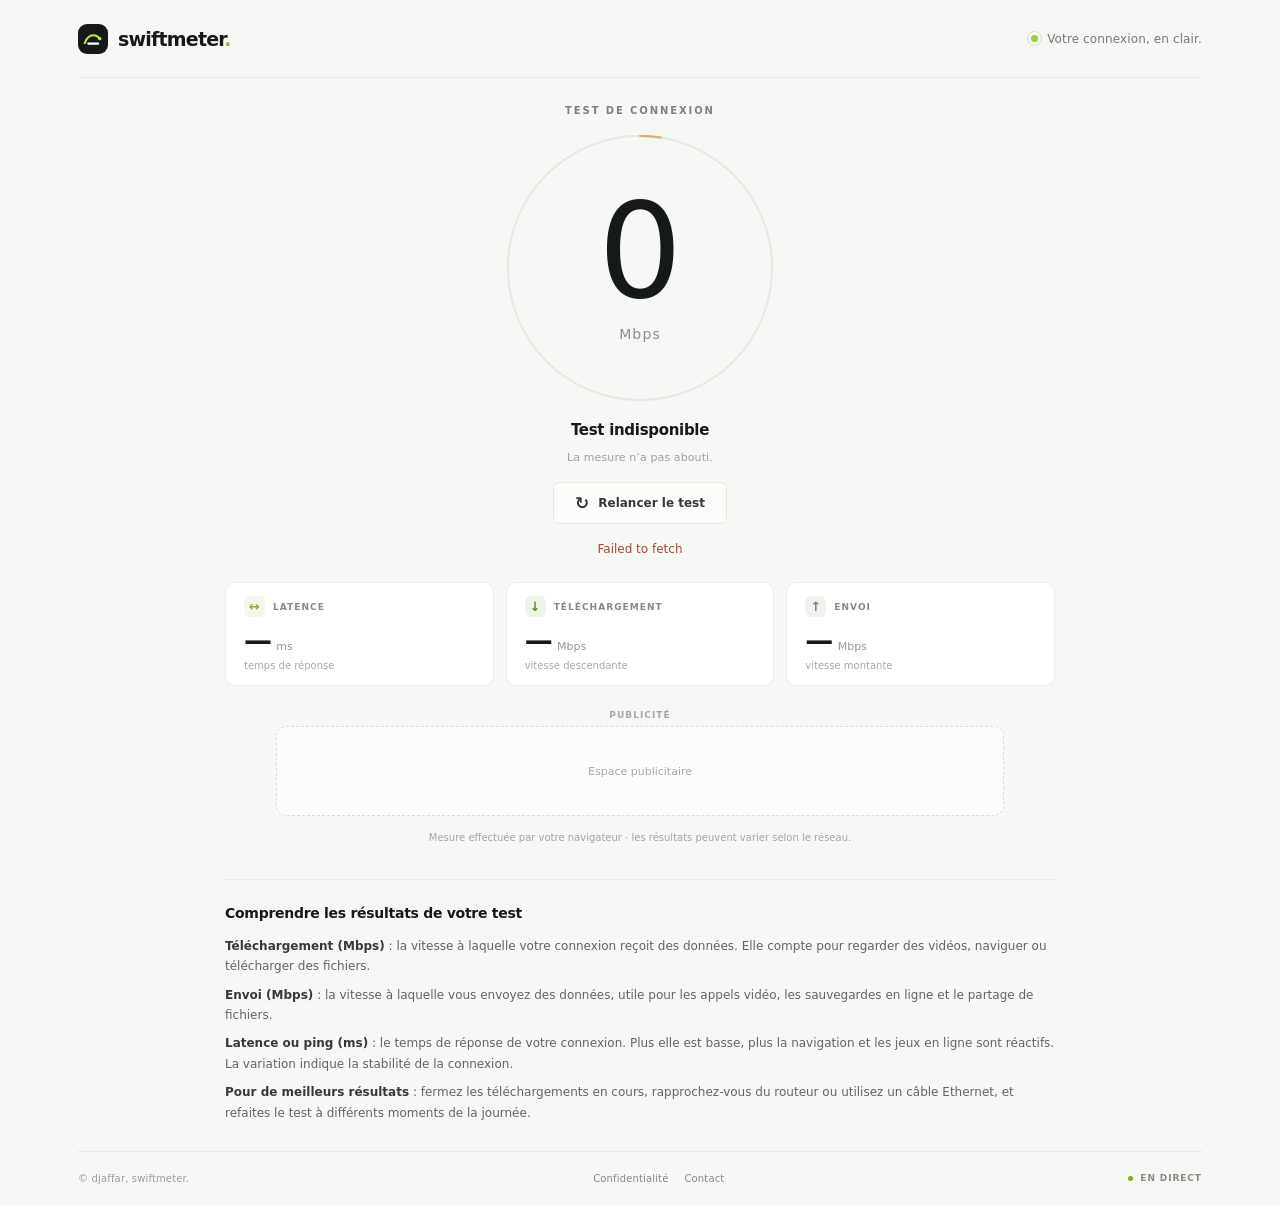
<file: index.html>
<!doctype html>
<html lang="fr">
  <head>
    <meta charset="UTF-8" />
    <meta name="viewport" content="width=device-width, initial-scale=1" />
    <meta name="theme-color" content="#f7f8f6" />
    <meta name="description" content="Mesurez simplement la vitesse de votre connexion Internet, votre latence et votre débit montant." />
    <title>Swiftmeter — Test de connexion</title>
    <link rel="icon" type="image/svg+xml" href="mark.svg" />
    <link rel="stylesheet" href="styles.css" />
    <script src="app.js" defer></script>
  </head>
  <body>
    <div class="page-shell">
      <header class="topbar">
        <a class="wordmark" href="/" aria-label="Swiftmeter, accueil">
          <img class="wordmark-icon" src="mark.svg" alt="" width="30" height="30" />
          <span>swiftmeter<span class="wordmark-period">.</span></span>
        </a>
        <div class="top-note"><span class="live-dot" aria-hidden="true"></span><span>Votre connexion, en clair.</span></div>
      </header>

      <main class="main-content">
        <section class="measurement" aria-labelledby="page-title">
          <p class="eyebrow" id="page-title">TEST DE CONNEXION</p>

          <div class="speedometer" aria-label="Indicateur de vitesse en direct">
            <svg class="speed-ring" viewBox="0 0 316 316" aria-hidden="true">
              <circle class="ring-track" cx="158" cy="158" r="148" />
              <circle class="ring-progress" id="ring-progress" cx="158" cy="158" r="148" />
            </svg>
            <div class="speed-readout" aria-live="polite" aria-atomic="true">
              <span class="speed-value" id="speed-value">0</span>
              <span class="speed-unit">Mbps</span>
            </div>
          </div>

          <p class="phase-label" id="phase-label" aria-live="polite">Préparation du test…</p>
          <p class="status-note" id="status-note">Mesure réelle · aucun historique sauvegardé</p>
          <button class="test-button" id="test-button" type="button" aria-label="Relancer le test de connexion">
            <span class="button-icon" aria-hidden="true">↻</span>
            <span id="button-label">Relancer le test</span>
          </button>
          <p class="error-message" id="error-message" role="alert" hidden></p>
        </section>

        <section class="results" aria-label="Résultats du test">
          <div class="result-card result-ping">
            <div class="result-topline"><span class="result-symbol" aria-hidden="true">↔</span><span class="result-label">LATENCE</span></div>
            <div class="result-value-row"><span class="result-value" id="ping-value">—</span><span class="result-unit">ms</span></div>
            <div class="result-caption" id="ping-caption">temps de réponse</div>
          </div>
          <div class="result-card result-download">
            <div class="result-topline"><span class="result-symbol" aria-hidden="true">↓</span><span class="result-label">TÉLÉCHARGEMENT</span></div>
            <div class="result-value-row"><span class="result-value" id="download-value">—</span><span class="result-unit">Mbps</span></div>
            <div class="result-caption">vitesse descendante</div>
          </div>
          <div class="result-card result-upload">
            <div class="result-topline"><span class="result-symbol" aria-hidden="true">↑</span><span class="result-label">ENVOI</span></div>
            <div class="result-value-row"><span class="result-value" id="upload-value">—</span><span class="result-unit">Mbps</span></div>
            <div class="result-caption">vitesse montante</div>
          </div>
        </section>

        <aside class="ad-slot" aria-label="Publicité">
          <span class="ad-label">Publicité</span>
          <!-- Collez ici le code de votre annonce (AdSense, bannière, etc.) -->
          <div class="ad-box">Espace publicitaire</div>
        </aside>

        <p class="measurement-source">Mesure effectuée par votre navigateur · les résultats peuvent varier selon le réseau.</p>

        <section class="info" aria-labelledby="info-title">
          <h2 class="info-title" id="info-title">Comprendre les résultats de votre test</h2>
          <p><strong>Téléchargement (Mbps)</strong> : la vitesse à laquelle votre connexion reçoit des données. Elle compte pour regarder des vidéos, naviguer ou télécharger des fichiers.</p>
          <p><strong>Envoi (Mbps)</strong> : la vitesse à laquelle vous envoyez des données, utile pour les appels vidéo, les sauvegardes en ligne et le partage de fichiers.</p>
          <p><strong>Latence ou ping (ms)</strong> : le temps de réponse de votre connexion. Plus elle est basse, plus la navigation et les jeux en ligne sont réactifs. La variation indique la stabilité de la connexion.</p>
          <p><strong>Pour de meilleurs résultats</strong> : fermez les téléchargements en cours, rapprochez-vous du routeur ou utilisez un câble Ethernet, et refaites le test à différents moments de la journée.</p>
        </section>
      </main>

      <footer class="footer">
        <span>© djaffar, swiftmeter.</span>
        <nav class="footer-links" aria-label="Informations légales">
          <a href="confidentialite.html">Confidentialité</a>
          <a href="contact.html">Contact</a>
        </nav>
        <span class="footer-mark"><span></span> EN DIRECT</span>
      </footer>
    </div>
  </body>
</html>
</file>
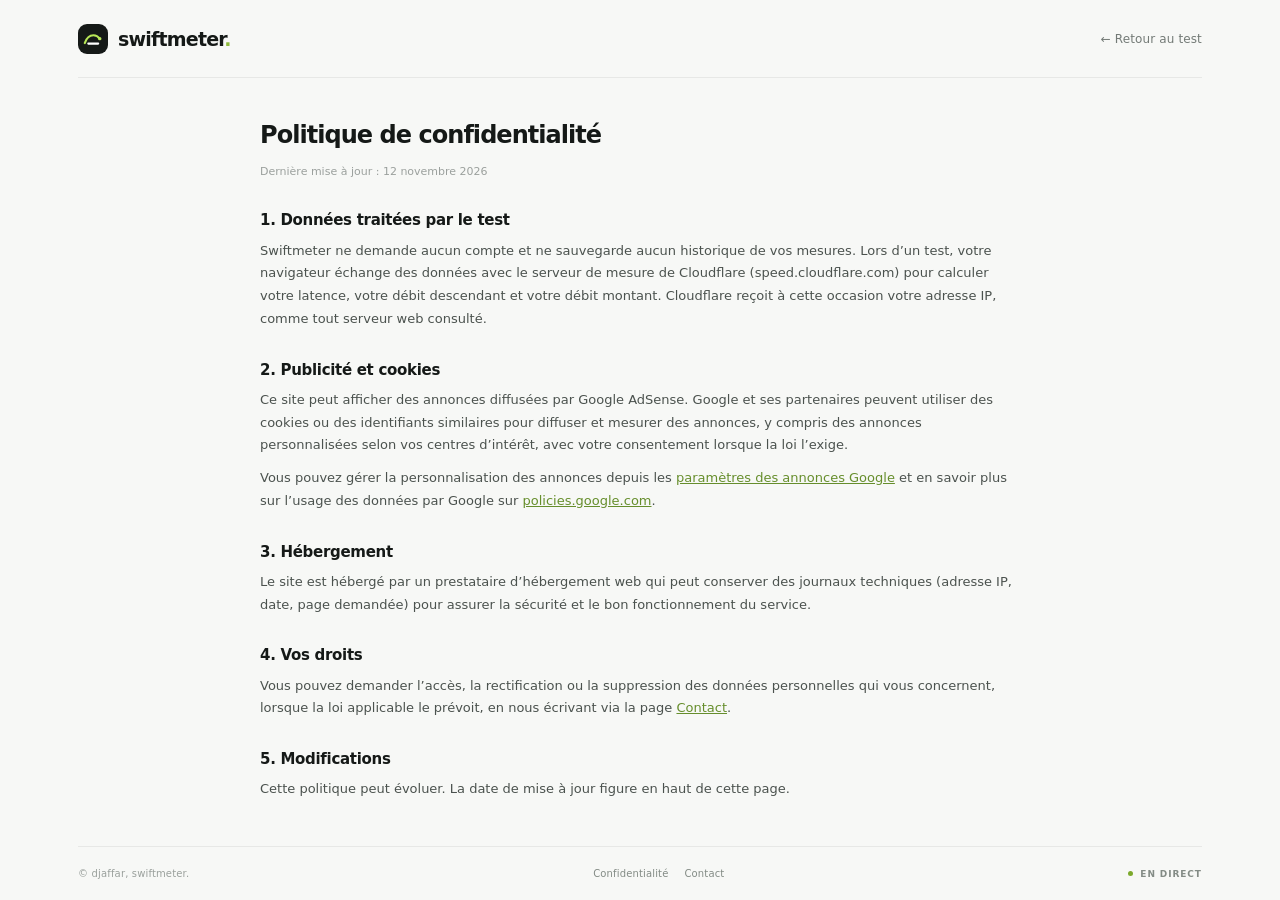
<file: confidentialite.html>
<!doctype html>
<html lang="fr">
  <head>
    <meta charset="UTF-8" />
    <meta name="viewport" content="width=device-width, initial-scale=1" />
    <meta name="theme-color" content="#f7f8f6" />
    <meta name="description" content="Politique de confidentialité de Swiftmeter : données, cookies et publicité." />
    <title>Politique de confidentialité — Swiftmeter</title>
    <link rel="icon" type="image/svg+xml" href="mark.svg" />
    <link rel="stylesheet" href="styles.css" />
  </head>
  <body>
    <div class="page-shell">
      <header class="topbar">
        <a class="wordmark" href="/" aria-label="Swiftmeter, accueil">
          <img class="wordmark-icon" src="mark.svg" alt="" width="30" height="30" />
          <span>swiftmeter<span class="wordmark-period">.</span></span>
        </a>
        <div class="top-note"><a href="/" style="color:inherit;text-decoration:none">← Retour au test</a></div>
      </header>

      <main class="legal">
        <h1>Politique de confidentialité</h1>
        <p class="updated">Dernière mise à jour : 12 novembre 2026</p>

        <h2>1. Données traitées par le test</h2>
        <p>Swiftmeter ne demande aucun compte et ne sauvegarde aucun historique de vos mesures. Lors d’un test, votre navigateur échange des données avec le serveur de mesure de Cloudflare (speed.cloudflare.com) pour calculer votre latence, votre débit descendant et votre débit montant. Cloudflare reçoit à cette occasion votre adresse IP, comme tout serveur web consulté.</p>

        <h2>2. Publicité et cookies</h2>
        <p>Ce site peut afficher des annonces diffusées par Google AdSense. Google et ses partenaires peuvent utiliser des cookies ou des identifiants similaires pour diffuser et mesurer des annonces, y compris des annonces personnalisées selon vos centres d’intérêt, avec votre consentement lorsque la loi l’exige.</p>
        <p>Vous pouvez gérer la personnalisation des annonces depuis les <a href="https://adssettings.google.com" rel="noopener">paramètres des annonces Google</a> et en savoir plus sur l’usage des données par Google sur <a href="https://policies.google.com/technologies/partner-sites" rel="noopener">policies.google.com</a>.</p>

        <h2>3. Hébergement</h2>
        <p>Le site est hébergé par un prestataire d’hébergement web qui peut conserver des journaux techniques (adresse IP, date, page demandée) pour assurer la sécurité et le bon fonctionnement du service.</p>

        <h2>4. Vos droits</h2>
        <p>Vous pouvez demander l’accès, la rectification ou la suppression des données personnelles qui vous concernent, lorsque la loi applicable le prévoit, en nous écrivant via la page <a href="contact.html">Contact</a>.</p>

        <h2>5. Modifications</h2>
        <p>Cette politique peut évoluer. La date de mise à jour figure en haut de cette page.</p>
      </main>

      <footer class="footer">
        <span>© djaffar, swiftmeter.</span>
        <nav class="footer-links" aria-label="Informations légales">
          <a href="confidentialite.html">Confidentialité</a>
          <a href="contact.html">Contact</a>
        </nav>
        <span class="footer-mark"><span></span> EN DIRECT</span>
      </footer>
    </div>
  </body>
</html>
</file>
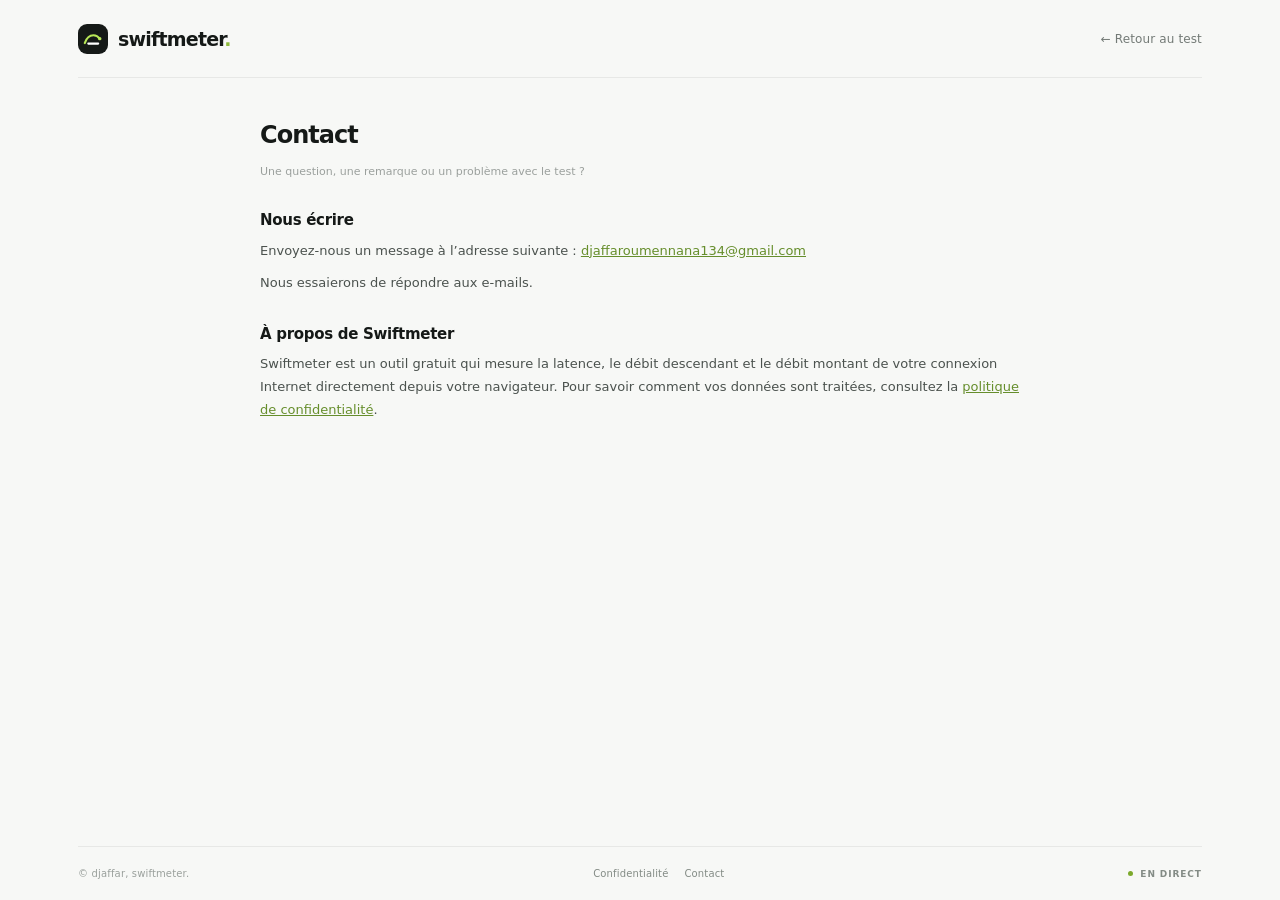
<file: contact.html>
<!doctype html>
<html lang="fr">
  <head>
    <meta charset="UTF-8" />
    <meta name="viewport" content="width=device-width, initial-scale=1" />
    <meta name="theme-color" content="#f7f8f6" />
    <meta name="description" content="Contactez l’équipe Swiftmeter." />
    <title>Contact — Swiftmeter</title>
    <link rel="icon" type="image/svg+xml" href="mark.svg" />
    <link rel="stylesheet" href="styles.css" />
  </head>
  <body>
    <div class="page-shell">
      <header class="topbar">
        <a class="wordmark" href="/" aria-label="Swiftmeter, accueil">
          <img class="wordmark-icon" src="mark.svg" alt="" width="30" height="30" />
          <span>swiftmeter<span class="wordmark-period">.</span></span>
        </a>
        <div class="top-note"><a href="/" style="color:inherit;text-decoration:none">← Retour au test</a></div>
      </header>

      <main class="legal">
        <h1>Contact</h1>
        <p class="updated">Une question, une remarque ou un problème avec le test ?</p>

        <h2>Nous écrire</h2>
        <p>Envoyez-nous un message à l’adresse suivante : <a href="mailto:contact@votre-domaine.com">djaffaroumennana134@gmail.com</a></p>
        <p>Nous essaierons de répondre aux e-mails.</p>

        <h2>À propos de Swiftmeter</h2>
        <p>Swiftmeter est un outil gratuit qui mesure la latence, le débit descendant et le débit montant de votre connexion Internet directement depuis votre navigateur. Pour savoir comment vos données sont traitées, consultez la <a href="confidentialite.html">politique de confidentialité</a>.</p>
      </main>

      <footer class="footer">
        <span>© djaffar, swiftmeter.</span>
        <nav class="footer-links" aria-label="Informations légales">
          <a href="confidentialite.html">Confidentialité</a>
          <a href="contact.html">Contact</a>
        </nav>
        <span class="footer-mark"><span></span> EN DIRECT</span>
      </footer>
    </div>
  </body>
</html>
</file>
<file: styles.css>
:root {
  color-scheme: light;
  --ink: #151917;
  --muted: #888f8b;
  --faint: #b0b6b2;
  --paper: #f7f8f6;
  --card: #fff;
  --green: #b7e657;
  --green-deep: #7ca92c;
  --line: #eaede8;
  --font: Inter, ui-sans-serif, system-ui, -apple-system, BlinkMacSystemFont, "Segoe UI", sans-serif;
}

*, *::before, *::after { box-sizing: border-box; }
html { min-width: 320px; min-height: 100%; background: var(--paper); }
body { min-width: 320px; min-height: 100vh; margin: 0; color: var(--ink); background: var(--paper); font-family: var(--font); -webkit-font-smoothing: antialiased; }
button, a { font: inherit; }
.page-shell { min-height: 100vh; max-width: 1600px; margin: 0 auto; padding: 0 6.1vw; display: flex; flex-direction: column; }
.topbar { height: 78px; display: flex; align-items: center; justify-content: space-between; border-bottom: 1px solid rgba(21,25,23,.07); }
.wordmark { display: inline-flex; align-items: center; gap: 10px; color: var(--ink); text-decoration: none; font-size: 19px; font-weight: 720; letter-spacing: -.8px; }
.wordmark-icon { display: block; width: 30px; height: 30px; }
.wordmark-period { color: #8fbc3e; }
.top-note { display: inline-flex; align-items: center; gap: 9px; color: #737a76; font-size: 12px; letter-spacing: .01em; }
.live-dot { position: relative; width: 7px; height: 7px; border-radius: 50%; background: #9acb42; }
.live-dot::after { position: absolute; inset: -4px; border: 1px solid rgba(154,203,66,.4); border-radius: 50%; content: ""; animation: pulse 2.2s ease-out infinite; }
.main-content { width: min(100%, 1060px); margin: 0 auto; padding: 22px 0 20px; flex: 1; display: flex; flex-direction: column; align-items: center; }
.measurement { width: 100%; display: flex; flex-direction: column; align-items: center; text-align: center; }
.eyebrow { margin: 0 0 9px; color: #7b827e; font-size: 10px; line-height: 1.4; font-weight: 650; letter-spacing: .19em; }
.speedometer { width: 282px; height: 282px; position: relative; display: grid; place-items: center; }
.speed-ring { position: absolute; inset: 0; width: 100%; height: 100%; transform: rotate(-90deg); overflow: visible; }
.ring-track, .ring-progress { fill: none; stroke-width: 2.4; }
.ring-track { stroke: #e6e9e4; }
.ring-progress { stroke: var(--green); stroke-linecap: round; stroke-dasharray: 930; stroke-dashoffset: 930; transition: stroke-dashoffset .4s ease, stroke .35s ease; filter: drop-shadow(0 0 4px rgba(183,230,87,.3)); }
.speed-readout { position: relative; top: -3px; display: flex; flex-direction: column; align-items: center; }
.speed-value { font-size: clamp(104px, 12vw, 132px); font-weight: 460; letter-spacing: -.105em; line-height: .96; font-variant-numeric: tabular-nums; min-width: 2ch; padding-right: .1em; }
.speed-unit { margin-top: 11px; color: #898f8b; font-size: 14px; font-weight: 500; letter-spacing: .08em; }
.phase-label { min-height: 22px; margin: 12px 0 0; font-size: 15px; font-weight: 570; letter-spacing: -.02em; }
.status-note { margin: 8px 0 0; color: #9ba09d; font-size: 11px; letter-spacing: .01em; }
.test-button { min-width: 174px; height: 42px; margin-top: 18px; display: inline-flex; align-items: center; justify-content: center; gap: 9px; border: 1px solid #e5e9e2; border-radius: 7px; color: #343a36; background: rgba(255,255,255,.64); font-size: 12px; font-weight: 570; cursor: pointer; transition: border-color .18s ease, background .18s ease, transform .18s ease; }
.test-button:hover { border-color: #c8d6b0; background: #fff; transform: translateY(-1px); }
.test-button:focus-visible { outline: 3px solid rgba(139,183,59,.42); outline-offset: 3px; }
.test-button:disabled { cursor: wait; opacity: .65; }
.button-icon { font-size: 17px; line-height: 1; }
.error-message { max-width: 430px; margin: 16px 0 0; color: #9b4c37; font-size: 12px; line-height: 1.5; }
.results { width: min(100%, 830px); margin-top: 24px; display: grid; grid-template-columns: repeat(3, minmax(0, 1fr)); gap: 12px; }
.result-card { min-height: 104px; padding: 13px 18px 12px; border: 1px solid var(--line); border-radius: 10px; background: var(--card); }
.result-topline { display: flex; align-items: center; gap: 8px; }
.result-symbol { display: inline-grid; width: 21px; height: 21px; place-items: center; border-radius: 6px; font-size: 13px; font-weight: 650; }
.result-ping .result-symbol { color: #8ba843; background: #f2f7e9; }
.result-download .result-symbol { color: #668e2c; background: #eff5e6; }
.result-upload .result-symbol { color: #7e8973; background: #f1f3ee; }
.result-label { color: #848b86; font-size: 9px; font-weight: 680; letter-spacing: .115em; }
.result-value-row { margin-top: 10px; display: flex; align-items: baseline; gap: 6px; font-variant-numeric: tabular-nums; }
.result-value { font-size: 28px; font-weight: 560; letter-spacing: -.06em; line-height: 1; }
.result-unit { color: #929994; font-size: 11px; font-weight: 500; }
.result-caption { margin-top: 5px; color: #a4aaa5; font-size: 10px; }
.measurement-source { margin: 14px 0 0; color: #a0a6a2; font-size: 10px; line-height: 1.5; text-align: center; }
.footer { min-height: 54px; display: flex; align-items: center; justify-content: space-between; border-top: 1px solid rgba(21,25,23,.07); color: #9aa09c; font-size: 10px; letter-spacing: .015em; }
.footer-mark { display: inline-flex; align-items: center; gap: 7px; color: #838b85; font-size: 9px; font-weight: 650; letter-spacing: .1em; }
.footer-mark span { width: 5px; height: 5px; border-radius: 50%; background: var(--green-deep); }
.ad-slot { width: min(100%, 830px); margin-top: 24px; display: flex; flex-direction: column; align-items: center; gap: 6px; }
.ad-label { color: #a4aaa5; font-size: 9px; font-weight: 650; letter-spacing: .115em; text-transform: uppercase; }
.ad-box { width: 100%; max-width: 728px; min-height: 90px; display: grid; place-items: center; border: 1px dashed #d9ddd6; border-radius: 10px; color: #a4aaa5; background: rgba(255,255,255,.5); font-size: 11px; }
body.is-running .speed-ring { animation: rotate-ring 2s linear infinite; }
body.is-running .ring-progress { stroke: #92bf3b; }
body.is-running .test-button { color: #6e765f; }
body.is-running .button-icon { animation: spin 1.6s linear infinite; }
body.is-finished .ring-progress { stroke: var(--green); }
body.is-error .ring-progress { stroke: #e0ae7a; }

@keyframes pulse { 0% { transform: scale(.72); opacity: .75; } 85%, 100% { transform: scale(1.7); opacity: 0; } }
@keyframes rotate-ring { to { transform: rotate(270deg); } }
@keyframes spin { to { transform: rotate(360deg); } }

@media (min-width: 1100px) {
  .main-content { padding-top: 26px; }
}
@media (max-width: 680px) {
  .page-shell { padding: 0 22px; }
  .topbar { height: 72px; }
  .wordmark { font-size: 17px; }
  .wordmark-icon { width: 27px; height: 27px; }
  .top-note { gap: 7px; font-size: 10px; }
  .main-content { padding: 34px 0 28px; }
  .eyebrow { margin-bottom: 8px; }
  .speedometer { width: min(78vw, 286px); height: min(78vw, 286px); }
  .speed-value { font-size: clamp(95px, 27vw, 122px); }
  .phase-label { margin-top: 14px; font-size: 14px; }
  .test-button { margin-top: 19px; }
  .results { grid-template-columns: 1fr; gap: 8px; margin-top: 31px; }
  .result-card { min-height: 88px; padding: 13px 16px 12px; display: grid; grid-template-columns: 1fr auto; grid-template-rows: 21px 22px; align-items: center; column-gap: 12px; }
  .result-topline { grid-column: 1; grid-row: 1; }
  .result-value-row { grid-column: 2; grid-row: 1 / span 2; justify-content: flex-end; margin-top: 0; }
  .result-value { font-size: 26px; }
  .result-caption { grid-column: 1; grid-row: 2; margin-top: 1px; }
  .ad-slot { margin-top: 20px; }
  .ad-box { min-height: 100px; }
  .measurement-source { max-width: 330px; margin-top: 16px; font-size: 9px; }
  .footer { min-height: 57px; }
}
@media (max-width: 370px) {
  .page-shell { padding-right: 16px; padding-left: 16px; }
  .top-note { font-size: 9px; }
  .speedometer { width: 256px; height: 256px; }
  .speed-value { font-size: 100px; }
}
@media (prefers-reduced-motion: reduce) {
  *, *::before, *::after { scroll-behavior: auto !important; animation-duration: .01ms !important; animation-iteration-count: 1 !important; transition-duration: .01ms !important; }
}

.info { width: min(100%, 830px); margin-top: 34px; padding-top: 22px; border-top: 1px solid var(--line); color: #5f6662; font-size: 12px; line-height: 1.7; text-align: left; }
.info-title { margin: 0 0 10px; color: var(--ink); font-size: 14px; font-weight: 600; letter-spacing: -.02em; }
.info p { margin: 0 0 8px; }
.info strong { color: #343a36; font-weight: 600; }
.footer-links { display: inline-flex; gap: 16px; }
.footer-links a { color: #838b85; text-decoration: none; }
.footer-links a:hover { color: var(--ink); text-decoration: underline; }
.legal { width: min(100%, 760px); margin: 0 auto; padding: 36px 0 28px; flex: 1; color: #4b524e; font-size: 13px; line-height: 1.75; }
.legal h1 { margin: 0 0 6px; color: var(--ink); font-size: 24px; font-weight: 600; letter-spacing: -.04em; }
.legal h2 { margin: 26px 0 6px; color: var(--ink); font-size: 15px; font-weight: 600; letter-spacing: -.02em; }
.legal p, .legal ul { margin: 0 0 10px; }
.legal a { color: #668e2c; }
.legal .updated { color: #9ba09d; font-size: 11px; }
@media (max-width: 680px) {
  .footer { flex-wrap: wrap; gap: 6px 14px; padding: 10px 0; }
  .legal { padding-top: 26px; }
}
</file>
